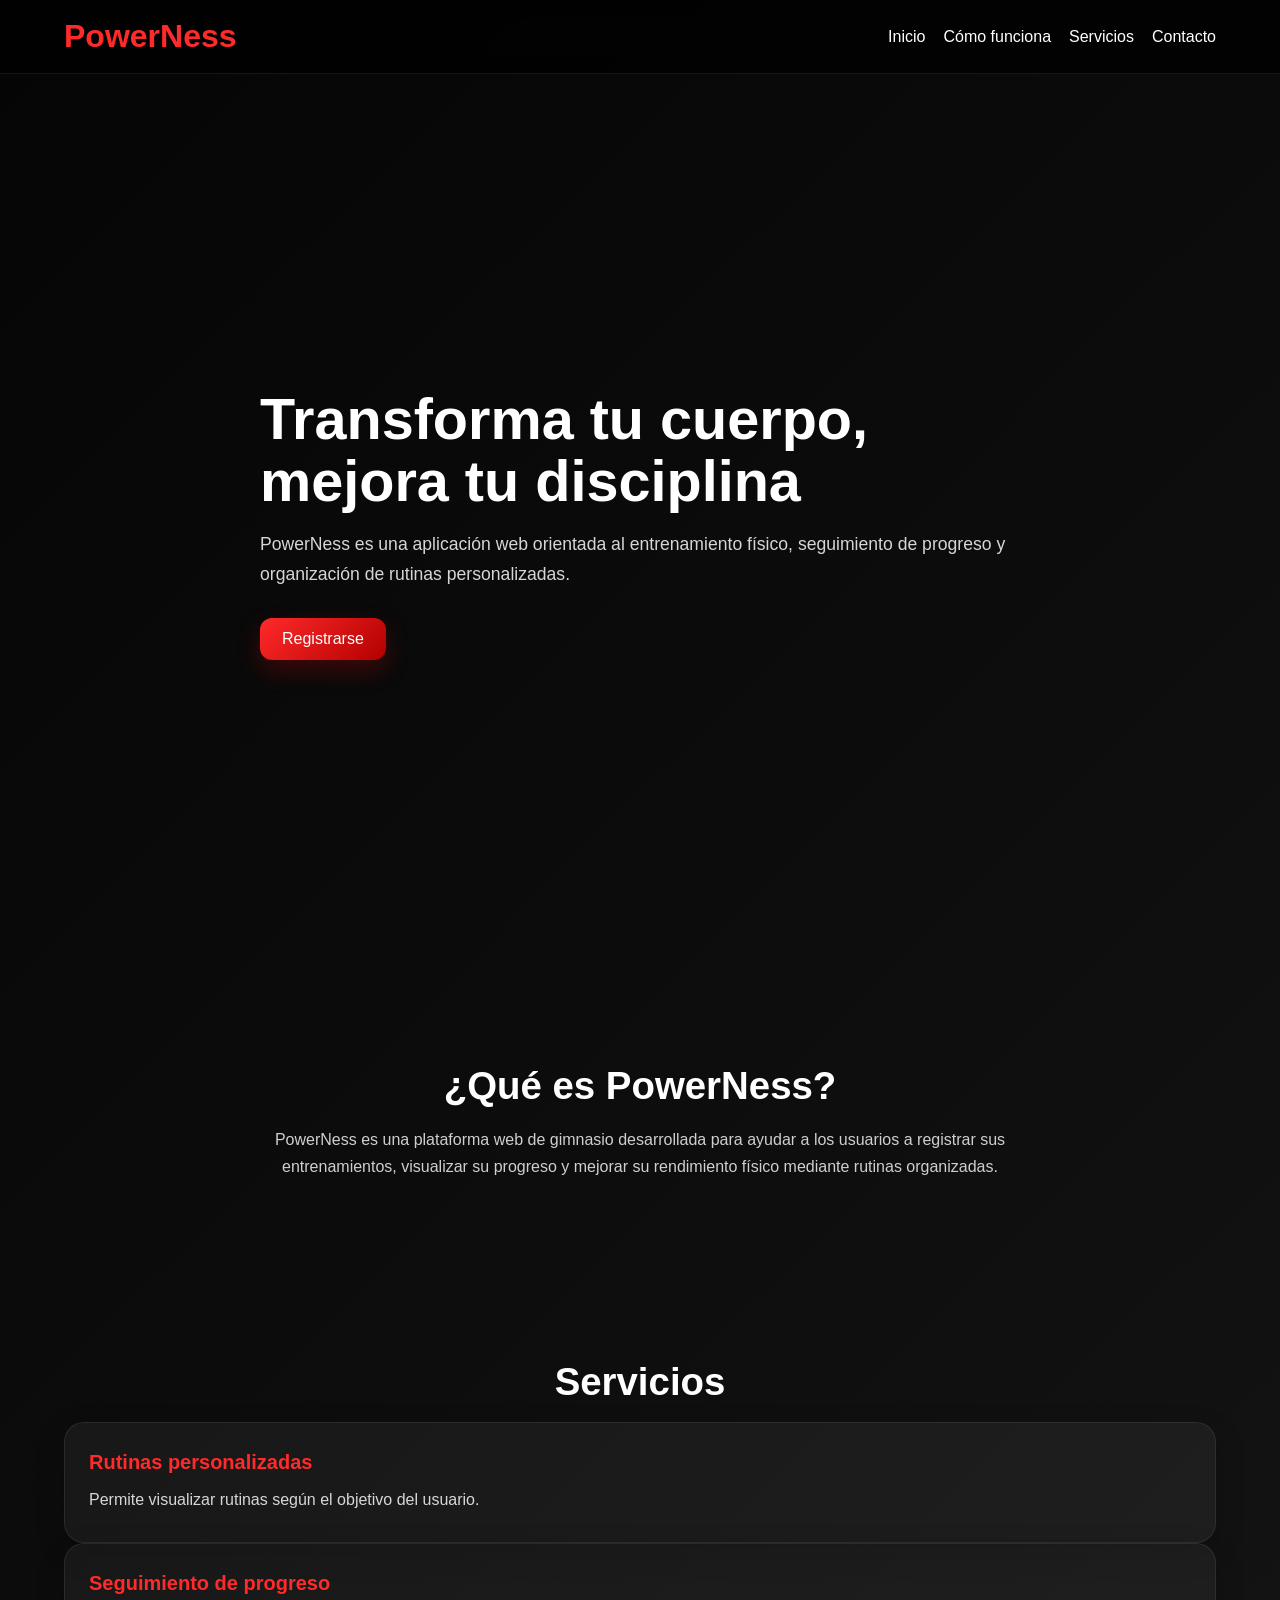
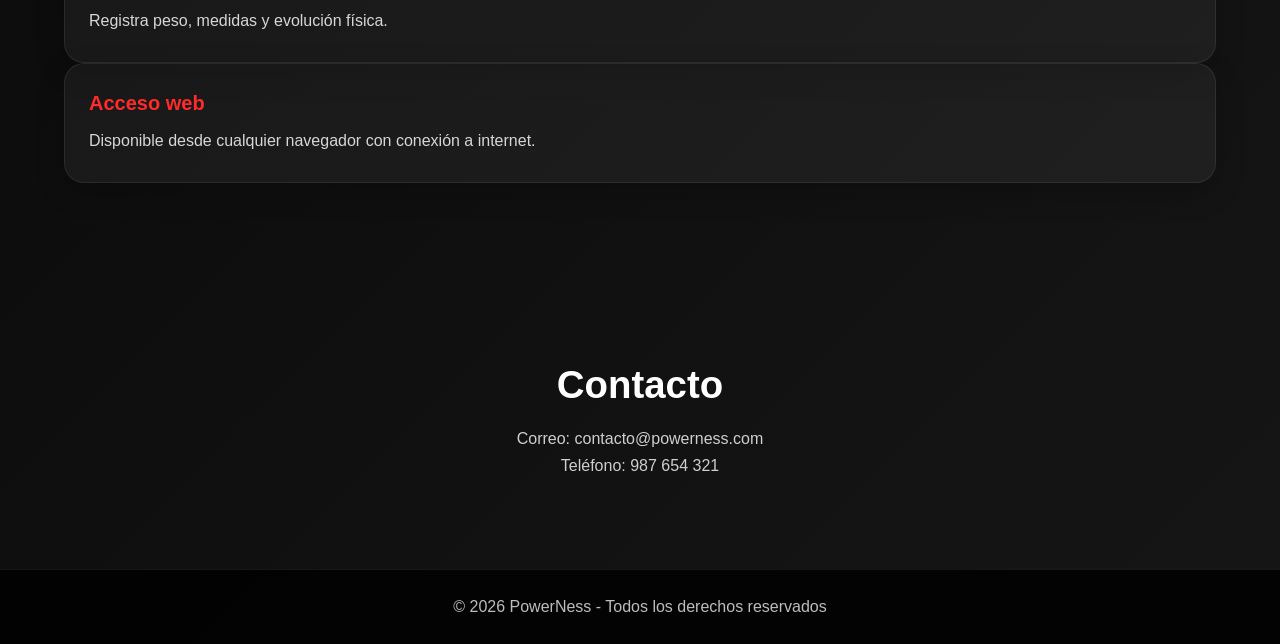
<file: index.html>
<!DOCTYPE html>
<html lang="es">
<head>
    <meta charset="UTF-8">
    <meta name="viewport" content="width=device-width, initial-scale=1.0">
    <title>PowerNess</title>
    <link rel="stylesheet" href="css/public.css">
</head>
<body>

    <header>
        <div class="contenedor">
            <h1>PowerNess</h1>
            <nav>
               <a href="index.html">Inicio</a>
               <a href="como_funciona.html">Cómo funciona</a>
               <a href="servicios.html">Servicios</a>
               <a href="contacto.html">Contacto</a>
            </nav>
        </div>
    </header>

    <section id="inicio" class="hero">
        <div class="contenedor">
            <h2>Transforma tu cuerpo, mejora tu disciplina</h2>
            <p>
                PowerNess es una aplicación web orientada al entrenamiento físico,
                seguimiento de progreso y organización de rutinas personalizadas.
            </p>
            <a href="registro.php" class="btn">Registrarse</a>
        </div>
    </section>

    <section id="nosotros" class="seccion">
        <div class="contenedor">
            <h2>¿Qué es PowerNess?</h2>
            <p>
                PowerNess es una plataforma web de gimnasio desarrollada para ayudar
                a los usuarios a registrar sus entrenamientos, visualizar su progreso
                y mejorar su rendimiento físico mediante rutinas organizadas.
            </p>
        </div>
    </section>

    <section id="servicios" class="seccion gris">
        <div class="contenedor">
            <h2>Servicios</h2>
            <div class="tarjetas">
                <div class="tarjeta">
                    <h3>Rutinas personalizadas</h3>
                    <p>Permite visualizar rutinas según el objetivo del usuario.</p>
                </div>
                <div class="tarjeta">
                    <h3>Seguimiento de progreso</h3>
                    <p>Registra peso, medidas y evolución física.</p>
                </div>
                <div class="tarjeta">
                    <h3>Acceso web</h3>
                    <p>Disponible desde cualquier navegador con conexión a internet.</p>
                </div>
            </div>
        </div>
    </section>

    <section id="contacto" class="seccion">
        <div class="contenedor">
            <h2>Contacto</h2>
            <p>Correo: contacto@powerness.com</p>
            <p>Teléfono: 987 654 321</p>
        </div>
    </section>

    <footer>
        <div class="contenedor">
            <p>&copy; 2026 PowerNess - Todos los derechos reservados</p>
        </div>
    </footer>

</body>
</html>
</file>
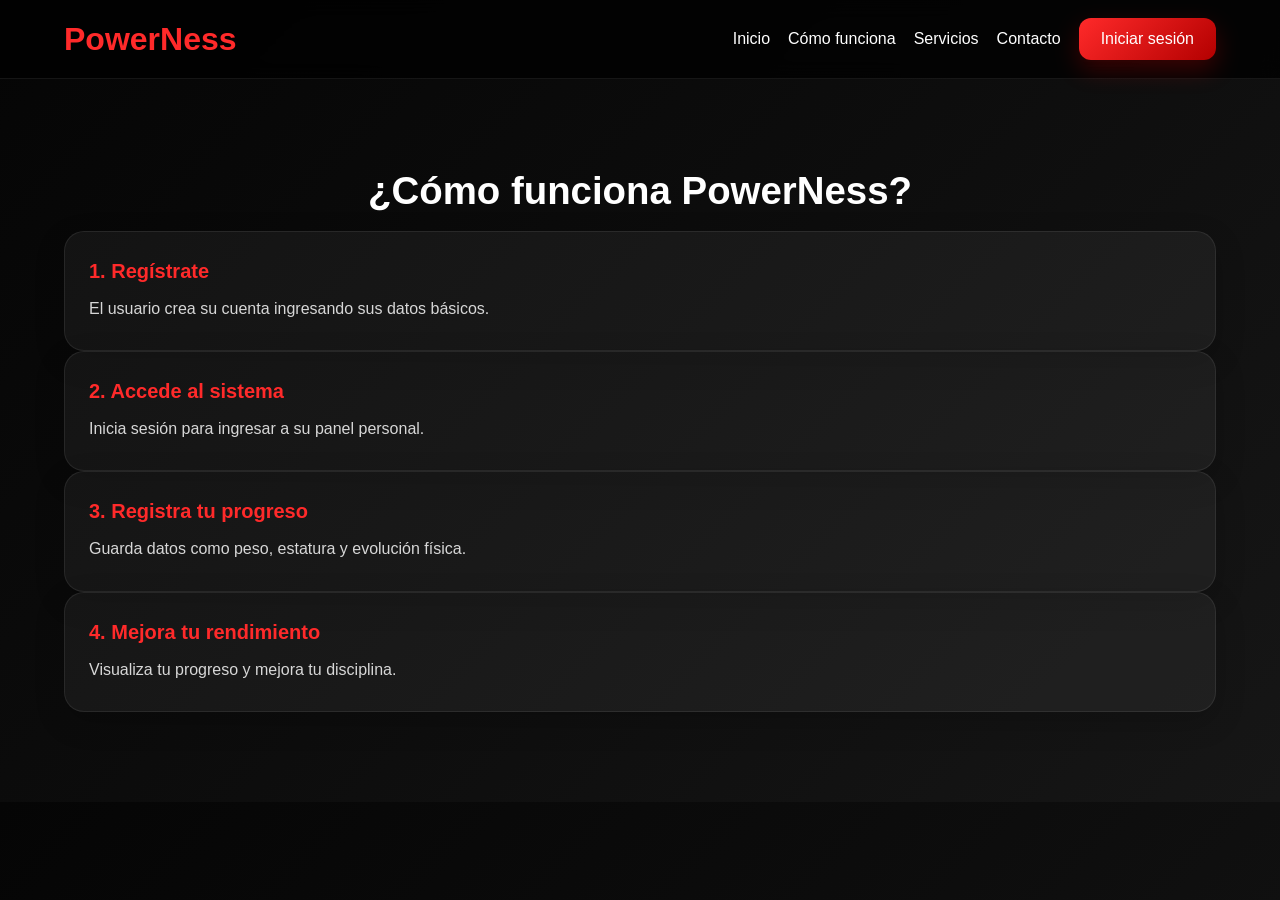
<file: como_funciona.html>
<!DOCTYPE html>
<html lang="es">
<head>
    <meta charset="UTF-8">
    <title>Cómo funciona - PowerNess</title>
    <link rel="stylesheet" href="css/public.css">
</head>
<body>

<header>
    <div class="contenedor">
        <h1>PowerNess</h1>
        <nav>
            <a href="index.html">Inicio</a>
            <a href="como_funciona.html">Cómo funciona</a>
            <a href="servicios.html">Servicios</a>
            <a href="contacto.html">Contacto</a>
            <a href="login.php" class="btn-nav">Iniciar sesión</a>
        </nav>
    </div>
</header>

<section class="seccion">
    <div class="contenedor">
        <h2>¿Cómo funciona PowerNess?</h2>

        <div class="tarjetas">

            <div class="tarjeta">
                <h3>1. Regístrate</h3>
                <p>El usuario crea su cuenta ingresando sus datos básicos.</p>
            </div>

            <div class="tarjeta">
                <h3>2. Accede al sistema</h3>
                <p>Inicia sesión para ingresar a su panel personal.</p>
            </div>

            <div class="tarjeta">
                <h3>3. Registra tu progreso</h3>
                <p>Guarda datos como peso, estatura y evolución física.</p>
            </div>

            <div class="tarjeta">
                <h3>4. Mejora tu rendimiento</h3>
                <p>Visualiza tu progreso y mejora tu disciplina.</p>
            </div>

        </div>
    </div>
</section>

</body>
</html>
</file>
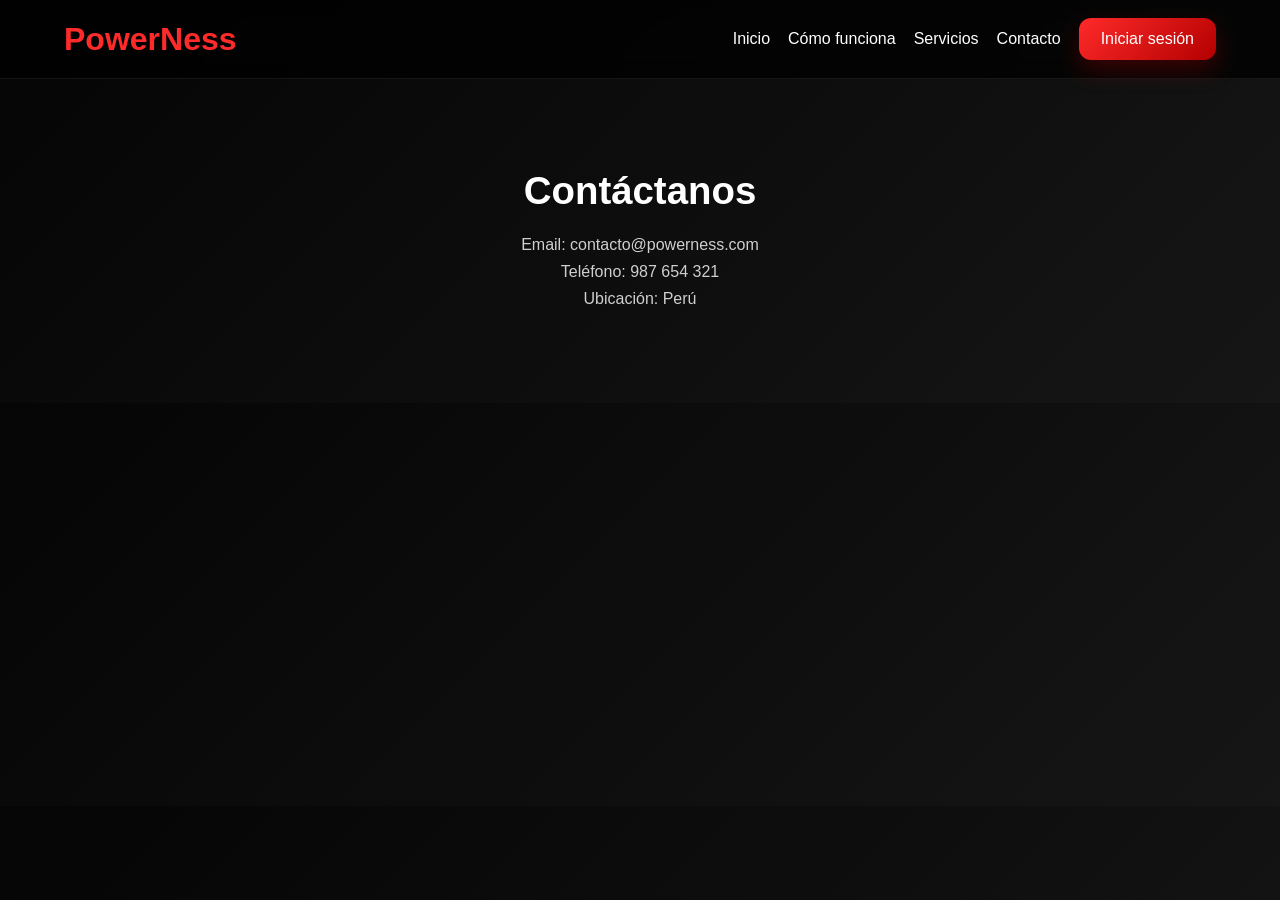
<file: contacto.html>
<!DOCTYPE html>
<html lang="es">
<head>
    <meta charset="UTF-8">
    <title>Contacto - PowerNess</title>
    <link rel="stylesheet" href="css/public.css">
</head>
<body>

<header>
    <div class="contenedor">
        <h1>PowerNess</h1>
        <nav>
            <a href="index.html">Inicio</a>
            <a href="como_funciona.html">Cómo funciona</a>
            <a href="servicios.html">Servicios</a>
            <a href="contacto.html">Contacto</a>
            <a href="login.php" class="btn-nav">Iniciar sesión</a>
        </nav>
    </div>
</header>

<section class="seccion">
    <div class="contenedor">
        <h2>Contáctanos</h2>
        <p>Email: contacto@powerness.com</p>
        <p>Teléfono: 987 654 321</p>
        <p>Ubicación: Perú</p>
    </div>
</section>

</body>
</html>
</file>
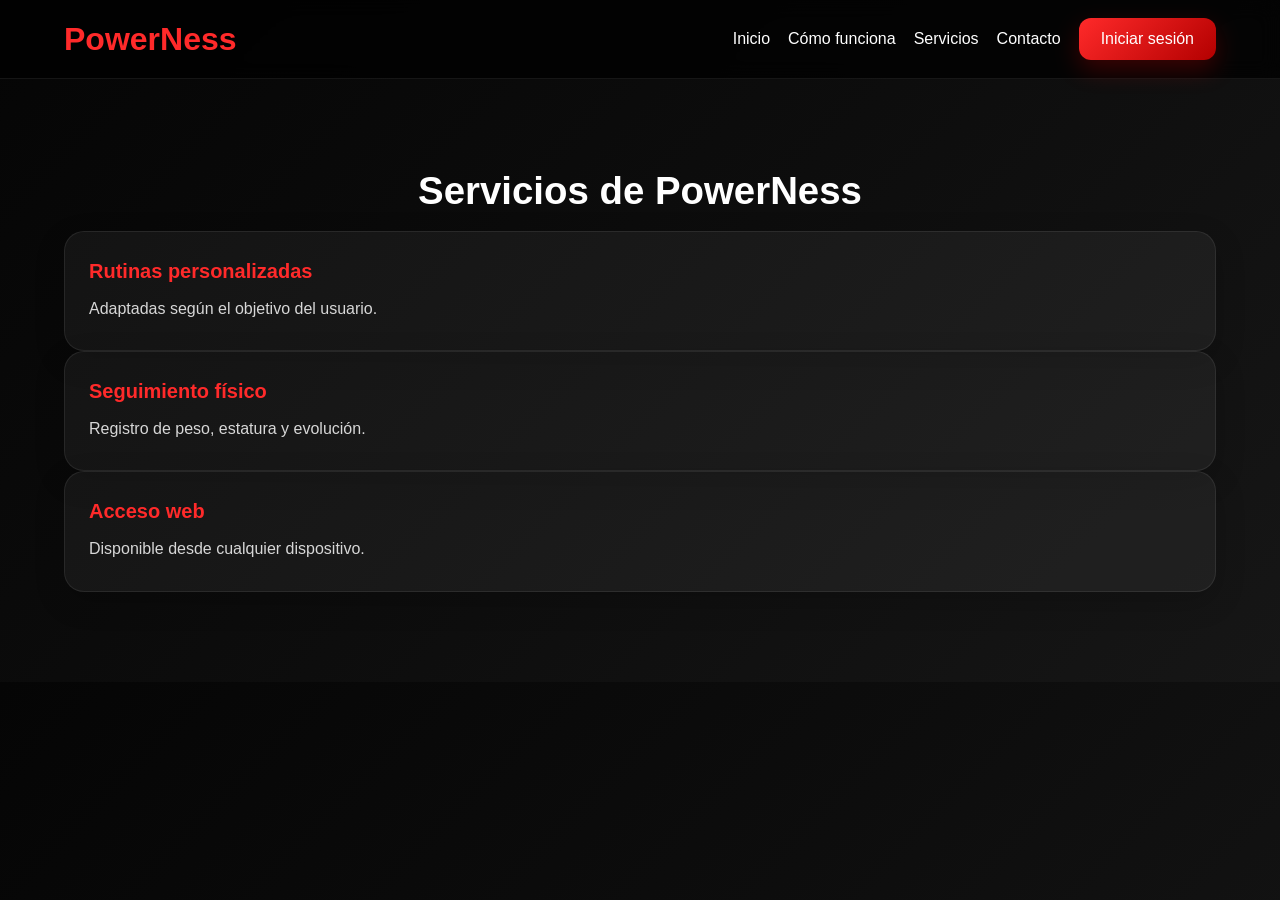
<file: servicios.html>
<!DOCTYPE html>
<html lang="es">
<head>
    <meta charset="UTF-8">
    <title>Servicios - PowerNess</title>
    <link rel="stylesheet" href="css/public.css">
</head>
<body>

<header>
    <div class="contenedor">
        <h1>PowerNess</h1>
        <nav>
            <a href="index.html">Inicio</a>
            <a href="como_funciona.html">Cómo funciona</a>
            <a href="servicios.html">Servicios</a>
            <a href="contacto.html">Contacto</a>
            <a href="login.php" class="btn-nav">Iniciar sesión</a>
        </nav>
    </div>
</header>

<section class="seccion">
    <div class="contenedor">
        <h2>Servicios de PowerNess</h2>

        <div class="tarjetas">
            <div class="tarjeta">
                <h3>Rutinas personalizadas</h3>
                <p>Adaptadas según el objetivo del usuario.</p>
            </div>

            <div class="tarjeta">
                <h3>Seguimiento físico</h3>
                <p>Registro de peso, estatura y evolución.</p>
            </div>

            <div class="tarjeta">
                <h3>Acceso web</h3>
                <p>Disponible desde cualquier dispositivo.</p>
            </div>
        </div>
    </div>
</section>

</body>
</html>
</file>
<file: css/public.css>
* {
    margin: 0;
    padding: 0;
    box-sizing: border-box;
}

body {
    font-family: Arial, sans-serif;
    background: linear-gradient(135deg, #050505, #0d0d0d, #161616);
    color: white;
    overflow-x: hidden;
}

.contenedor {
    width: 90%;
    max-width: 1200px;
    margin: auto;
}

header {
    background: rgba(0, 0, 0, 0.75);
    backdrop-filter: blur(10px);
    border-bottom: 1px solid rgba(255,255,255,0.08);
    padding: 18px 0;
    position: sticky;
    top: 0;
    z-index: 100;
}

header .contenedor {
    display: flex;
    justify-content: space-between;
    align-items: center;
}

header h1 {
    color: #ff2a2a;
    font-size: 2rem;
    font-weight: bold;
}

nav {
    display: flex;
    gap: 18px;
    align-items: center;
}

nav a {
    color: white;
    text-decoration: none;
    transition: 0.3s ease;
    position: relative;
}

nav a:hover {
    color: #ff2a2a;
}

.btn-nav,
.btn {
    display: inline-block;
    background: linear-gradient(135deg, #ff2a2a, #b30000);
    color: white;
    text-decoration: none;
    padding: 12px 22px;
    border-radius: 12px;
    transition: 0.3s ease;
    box-shadow: 0 10px 25px rgba(255, 0, 0, 0.22);
}

.hero {
    min-height: 100vh;
    display: flex;
    align-items: center;
}

.hero .contenedor {
    max-width: 760px;
}

.hero h2 {
    font-size: 3.6rem;
    line-height: 1.08;
    margin-bottom: 18px;
}

.hero p {
    font-size: 1.1rem;
    color: #d6d6d6;
    line-height: 1.7;
    margin-bottom: 28px;
}

.seccion {
    padding: 90px 0;
}

.seccion h2 {
    font-size: 2.4rem;
    margin-bottom: 18px;
    text-align: center;
}

.seccion p {
    color: #cfcfcf;
    line-height: 1.7;
    text-align: center;
    max-width: 800px;
    margin: 0 auto;
}

.grilla,
.pasos {
    display: grid;
    grid-template-columns: repeat(auto-fit, minmax(260px, 1fr));
    gap: 24px;
    margin-top: 40px;
}

.tarjeta,
.paso {
    background: rgba(255,255,255,0.05);
    border: 1px solid rgba(255,255,255,0.08);
    border-radius: 20px;
    padding: 28px 24px;
    box-shadow: 0 10px 30px rgba(0,0,0,0.2);
}

.tarjeta h3,
.paso h3 {
    color: #ff2a2a;
    margin-bottom: 12px;
    font-size: 1.25rem;
}

.tarjeta p,
.paso p {
    text-align: left;
    margin: 0;
    color: #d7d7d7;
}

.paso span {
    display: inline-block;
    width: 38px;
    height: 38px;
    line-height: 38px;
    text-align: center;
    border-radius: 50%;
    background: #ff2a2a;
    font-weight: bold;
    margin-bottom: 14px;
}

footer {
    border-top: 1px solid rgba(255,255,255,0.08);
    text-align: center;
    padding: 28px 20px;
    color: #bdbdbd;
    background: rgba(0,0,0,0.85);
}

@media (max-width: 768px) {
    header .contenedor {
        flex-direction: column;
        gap: 14px;
    }

    nav {
        flex-wrap: wrap;
        justify-content: center;
    }

    .hero h2 {
        font-size: 2.5rem;
    }

    .hero p {
        font-size: 1rem;
    }
}
</file>
